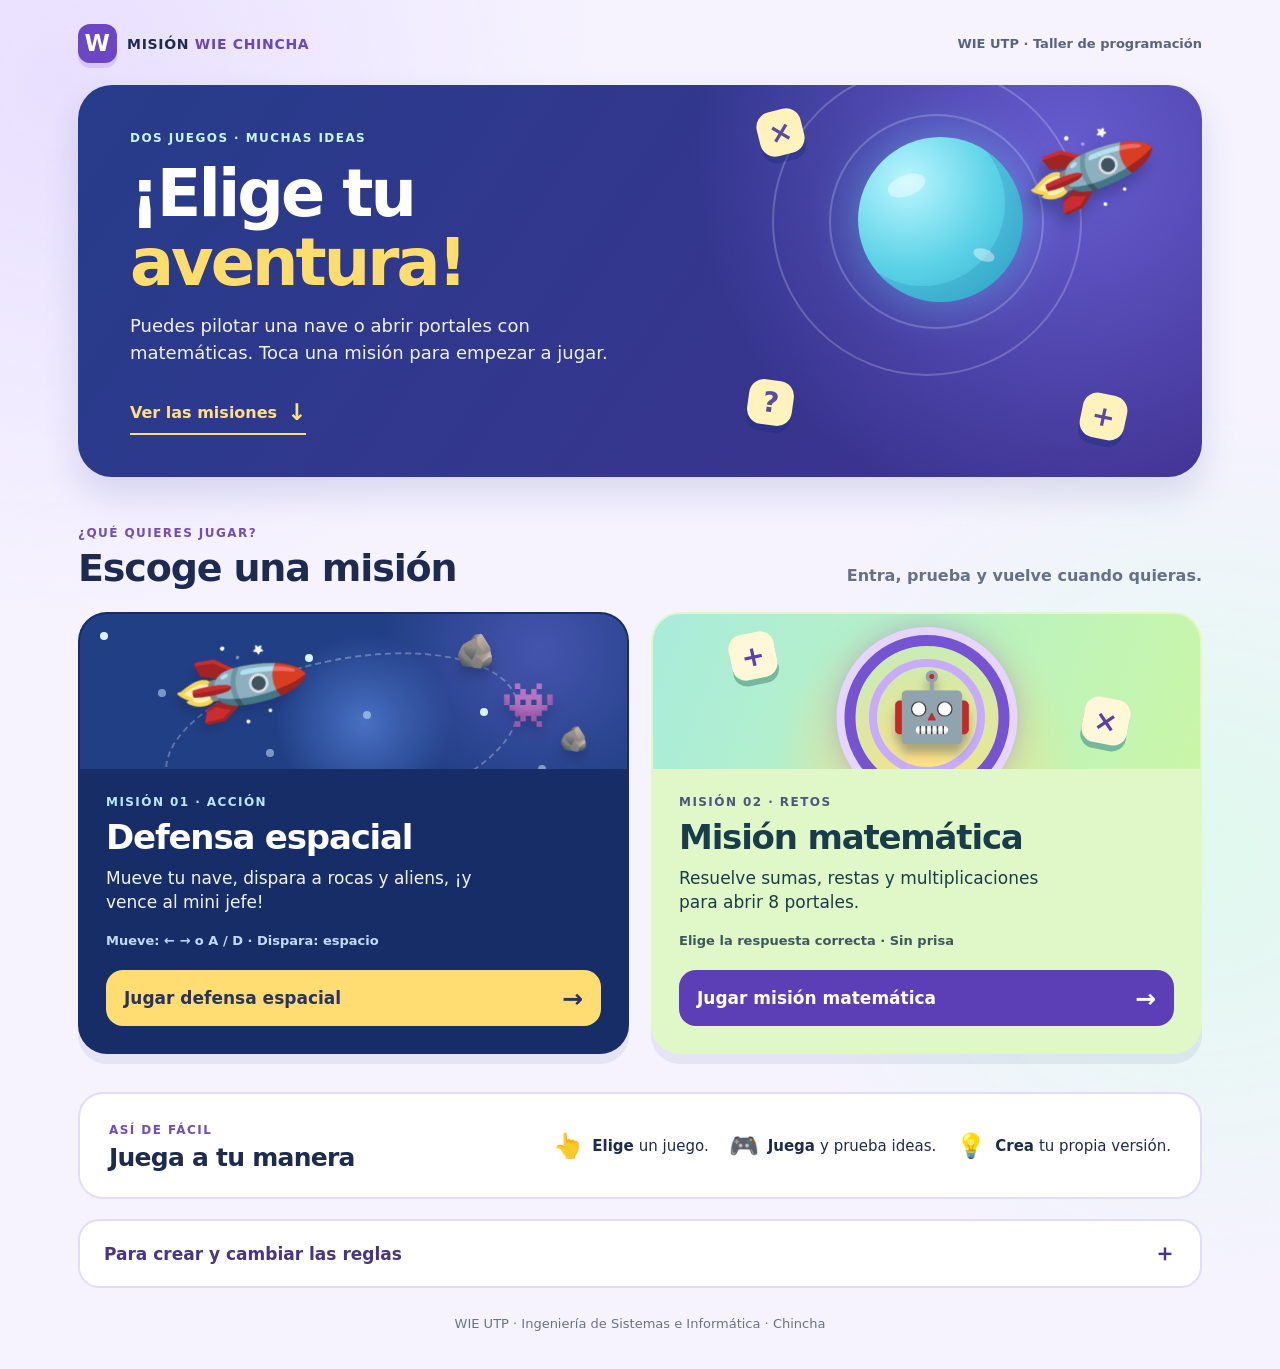
<file: index.html>
<!doctype html>
<html lang="es">
  <head>
    <meta charset="utf-8" />
    <meta name="viewport" content="width=device-width, initial-scale=1" />
    <meta name="theme-color" content="#273d89" />
    <meta
      name="description"
      content="Elige una aventura: pilota una nave espacial o resuelve retos matemáticos. Juegos del taller Misión WIE Chincha."
    />
    <title>Elige tu aventura · Misión WIE Chincha</title>
    <link rel="stylesheet" href="estilos.css" />
  </head>
  <body>
    <div class="page-shell">
      <header class="site-header">
        <a
          class="brand"
          href="index.html"
          aria-label="Misión WIE Chincha, inicio"
        >
          <span class="brand-mark" aria-hidden="true">W</span>
          <span>MISIÓN <strong>WIE CHINCHA</strong></span>
        </a>
        <span class="header-label">WIE UTP · Taller de programación</span>
      </header>

      <main>
        <section class="hero" aria-labelledby="hero-title">
          <div class="hero-copy">
            <span class="eyebrow">DOS JUEGOS · MUCHAS IDEAS</span>
            <h1 id="hero-title">¡Elige tu <span>aventura!</span></h1>
            <p>
              Puedes pilotar una nave o abrir portales con matemáticas. Toca una
              misión para empezar a jugar.
            </p>
            <a class="hero-link" href="#misiones"
              >Ver las misiones <span aria-hidden="true">↓</span></a
            >
          </div>
          <div class="hero-art" aria-hidden="true">
            <div class="hero-orbit orbit-one"></div>
            <div class="hero-orbit orbit-two"></div>
            <div class="hero-planet"></div>
            <span class="hero-rocket">🚀</span>
            <span class="hero-spark spark-one">+</span>
            <span class="hero-spark spark-two">×</span>
            <span class="hero-spark spark-three">?</span>
          </div>
        </section>

        <section
          id="misiones"
          class="missions"
          aria-labelledby="missions-title"
        >
          <div class="section-heading">
            <div>
              <span class="section-kicker">¿QUÉ QUIERES JUGAR?</span>
              <h2 id="missions-title">Escoge una misión</h2>
            </div>
            <p>Entra, prueba y vuelve cuando quieras.</p>
          </div>

          <div class="mission-grid">
            <a
              class="mission-card space-card"
              href="01_Defensa_Espacial/index.html"
            >
              <div class="card-art space-art" aria-hidden="true">
                <span class="art-orbit"></span
                ><span class="space-ship">🚀</span>
                <span class="space-rock rock-one">🪨</span
                ><span class="space-rock rock-two">🪨</span>
                <span class="space-alien">👾</span>
              </div>
              <div class="card-body">
                <span class="mission-number">MISIÓN 01 · ACCIÓN</span>
                <h3>Defensa espacial</h3>
                <p>
                  Mueve tu nave, dispara a rocas y aliens, ¡y vence al mini
                  jefe!
                </p>
                <span class="card-hint"
                  >Mueve: ← → o A / D · Dispara: espacio</span
                >
                <span class="play-button"
                  >Jugar defensa espacial
                  <span aria-hidden="true">→</span></span
                >
              </div>
            </a>

            <a
              class="mission-card math-card"
              href="02_Mision_Matematica/index.html"
            >
              <div class="card-art math-art" aria-hidden="true">
                <span class="math-ring ring-outer"></span
                ><span class="math-ring ring-inner"></span>
                <span class="math-symbol symbol-plus">+</span
                ><span class="math-symbol symbol-times">×</span>
                <span class="math-robot">🤖</span>
              </div>
              <div class="card-body">
                <span class="mission-number">MISIÓN 02 · RETOS</span>
                <h3>Misión matemática</h3>
                <p>
                  Resuelve sumas, restas y multiplicaciones para abrir 8
                  portales.
                </p>
                <span class="card-hint"
                  >Elige la respuesta correcta · Sin prisa</span
                >
                <span class="play-button"
                  >Jugar misión matemática
                  <span aria-hidden="true">→</span></span
                >
              </div>
            </a>
          </div>
        </section>

        <section class="next-steps" aria-labelledby="steps-title">
          <div>
            <span class="section-kicker">ASÍ DE FÁCIL</span>
            <h2 id="steps-title">Juega a tu manera</h2>
          </div>
          <ol>
            <li><span aria-hidden="true">👆</span><b>Elige</b> un juego.</li>
            <li>
              <span aria-hidden="true">🎮</span><b>Juega</b> y prueba ideas.
            </li>
            <li>
              <span aria-hidden="true">💡</span><b>Crea</b> tu propia versión.
            </li>
          </ol>
        </section>

        <details class="creator-details">
          <summary>
            Para crear y cambiar las reglas <span aria-hidden="true">＋</span>
          </summary>
          <div class="creator-content">
            <p>
              Con tu profe o tu equipo, abre <code>juego.js</code> en un editor.
              Busca <strong>CAMBIA AQUÍ</strong>, modifica un valor, guarda y
              vuelve a jugar. Cuenta qué cambió.
            </p>
            <p>
              También puedes probar las opciones del panel «Modo creador» dentro
              de cada juego.
            </p>
          </div>
        </details>
      </main>

      <footer>WIE UTP · Ingeniería de Sistemas e Informática · Chincha</footer>
    </div>
  </body>
</html>
</file>
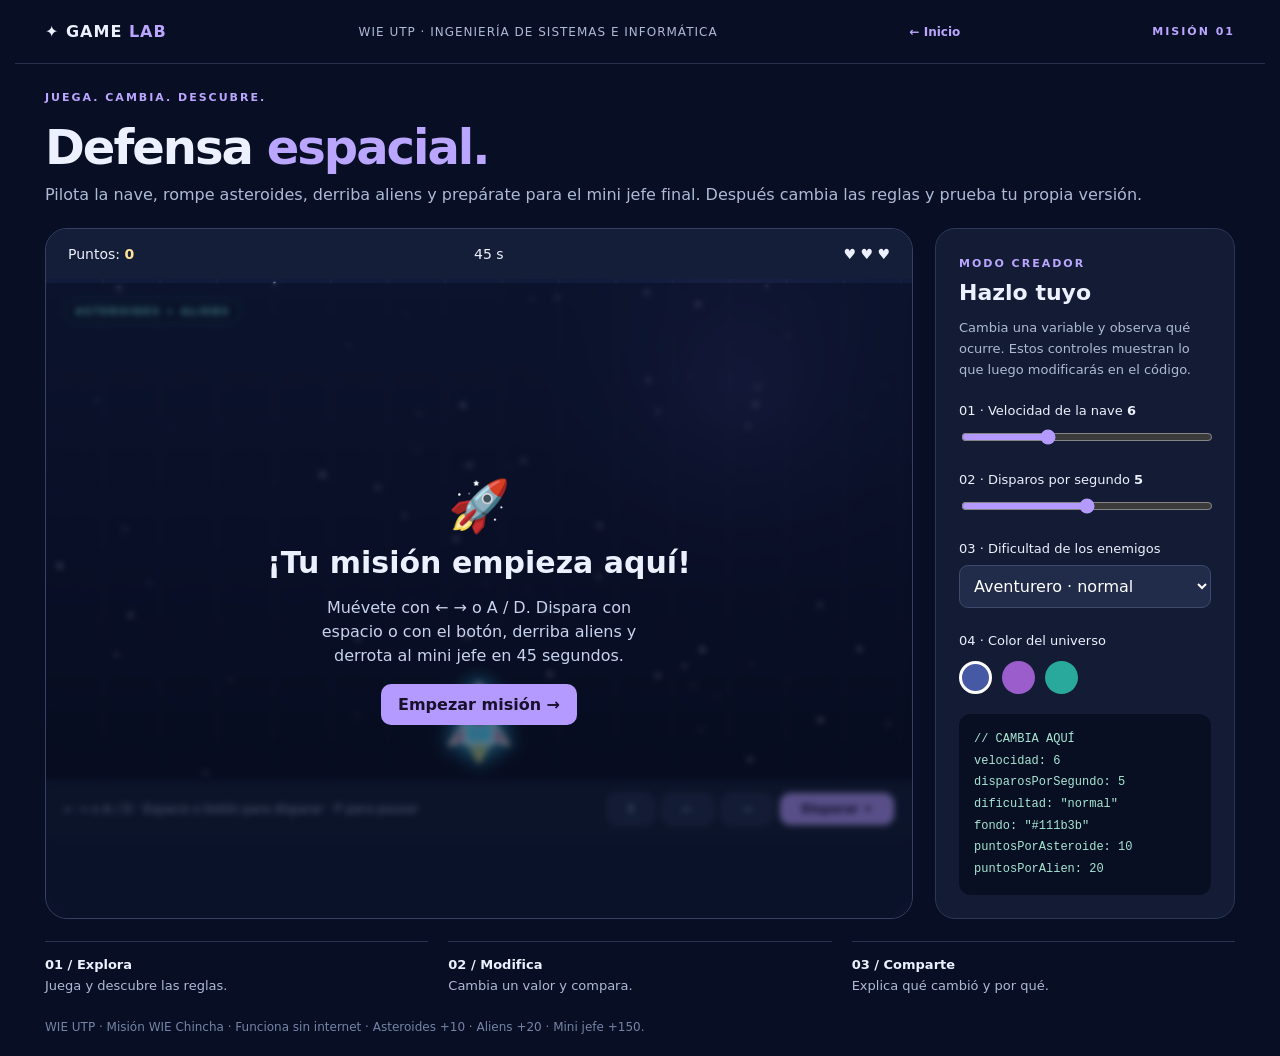
<file: 01_Defensa_Espacial/index.html>
<!doctype html>
<html lang="es">
  <head>
    <meta charset="UTF-8" />

    <meta name="viewport" content="width=device-width, initial-scale=1" />

    <title>Defensa espacial · Misión WIE Chincha</title>

    <!-- Apariencia del juego -->
    <link rel="stylesheet" href="estilos.css" />

    <!-- Lógica del juego -->
    <script src="juego.js" defer></script>
  </head>

  <body>
    <header>
      <div class="brand">✦ GAME <b>LAB</b></div>

      <div class="tag">WIE UTP · INGENIERÍA DE SISTEMAS E INFORMÁTICA</div>

      <a class="home-link" href="../index.html">← Inicio</a>

      <span class="eyebrow"> MISIÓN 01 </span>
    </header>

    <main>
      <span class="eyebrow"> JUEGA. CAMBIA. DESCUBRE. </span>

      <h1>Defensa <span>espacial.</span></h1>

      <p class="intro">
        Pilota la nave, rompe asteroides, derriba aliens y prepárate para el
        mini jefe final. Después cambia las reglas y prueba tu propia versión.
      </p>

      <div class="layout">
        <!-- Área principal del videojuego -->
        <section class="game" aria-label="Videojuego">
          <div class="hud">
            <span>Puntos: <b id="score">0</b></span>

            <span id="time"> 45 s </span>

            <span id="lives" aria-label="Vidas"> ♥ ♥ ♥ </span>
          </div>

          <!-- JavaScript dibuja la nave, los enemigos y los disparos -->
          <canvas
            id="board"
            width="760"
            height="440"
            tabindex="0"
            aria-label="Nave espacial que dispara a asteroides y aliens"
          >
            Tu navegador necesita soporte para canvas.
          </canvas>

          <div class="mission-status" id="missionStatus" role="status">
            ASTEROIDES + ALIENS
          </div>

          <div
            class="boss-hud hidden"
            id="bossHud"
            role="progressbar"
            aria-label="Vida del mini jefe"
            aria-valuemin="0"
            aria-valuemax="9"
            aria-valuenow="9"
          >
            <span>👾 MINI JEFE</span>
            <div class="boss-health-track">
              <div class="boss-health" id="bossHealth"></div>
            </div>
          </div>

          <!-- Mensaje de inicio, pausa y final -->
          <div class="overlay" id="overlay">
            <div class="overlay-content">
              <div class="symbol" id="symbol">🚀</div>

              <h2 id="message">¡Tu misión empieza aquí!</h2>

              <p id="description">
                Muévete con ← → o A / D. Dispara con espacio o el botón, derriba
                aliens y vence al mini jefe antes de que acabe el tiempo.
              </p>

              <button class="primary" id="start" type="button">
                Empezar misión →
              </button>
            </div>
          </div>

          <!-- Controles del juego -->
          <div class="help">
            <span class="help-desktop">
              ← → o A / D · Espacio o botón para disparar · P para pausar
            </span>
            <span class="help-mobile">
              Arrastra la nave o usa las flechas. Mantén pulsado Disparar.
            </span>

            <div class="arrows">
              <button id="pause" type="button" aria-label="Pausar juego">
                Ⅱ
              </button>

              <button id="left" type="button" aria-label="Mover izquierda">
                ←
              </button>

              <button id="right" type="button" aria-label="Mover derecha">
                →
              </button>

              <button
                id="fire"
                class="fire"
                type="button"
                aria-label="Disparar"
              >
                Disparar ✦
              </button>
            </div>
          </div>
        </section>

        <!-- Panel para experimentar con las variables -->
        <aside class="panel">
          <div>
            <span class="eyebrow"> MODO CREADOR </span>

            <h2>Hazlo tuyo</h2>

            <p>
              Cambia una variable y observa qué ocurre. Estos controles muestran
              lo que luego modificarás en el código.
            </p>
          </div>

          <div>
            <label for="speed">
              01 · Velocidad de la nave
              <b id="speedValue">6</b>
            </label>

            <input id="speed" type="range" min="3" max="12" value="6" />
          </div>

          <div>
            <label for="fireRate">
              02 · Disparos por segundo
              <b id="fireRateValue">5</b>
            </label>

            <input id="fireRate" type="range" min="2" max="8" value="5" />
          </div>

          <div>
            <label for="difficulty"> 03 · Dificultad de los enemigos </label>

            <select id="difficulty">
              <option value="easy">Explorador · fácil</option>

              <option value="normal" selected>Aventurero · normal</option>

              <option value="hard">Experto · difícil</option>
            </select>
          </div>

          <div>
            <p class="control-label">04 · Color del universo</p>

            <div class="swatches">
              <button
                class="swatch swatch-blue"
                type="button"
                data-color="#111b3b"
                aria-label="Universo azul"
                aria-pressed="true"
              ></button>

              <button
                class="swatch swatch-purple"
                type="button"
                data-color="#2b1643"
                aria-label="Universo violeta"
                aria-pressed="false"
              ></button>

              <button
                class="swatch swatch-green"
                type="button"
                data-color="#0c3237"
                aria-label="Universo verde"
                aria-pressed="false"
              ></button>
            </div>
          </div>

          <pre class="code" id="code"></pre>
        </aside>
      </div>

      <div class="bottom">
        <div>
          <b>01 / Explora</b>
          Juega y descubre las reglas.
        </div>

        <div>
          <b>02 / Modifica</b>
          Cambia un valor y compara.
        </div>

        <div>
          <b>03 / Comparte</b>
          Explica qué cambió y por qué.
        </div>
      </div>
    </main>

    <footer>
      WIE UTP · Misión WIE Chincha · Funciona sin internet · Asteroides +10 ·
      Aliens +20 · Mini jefe +150.
    </footer>
  </body>
</html>
</file>
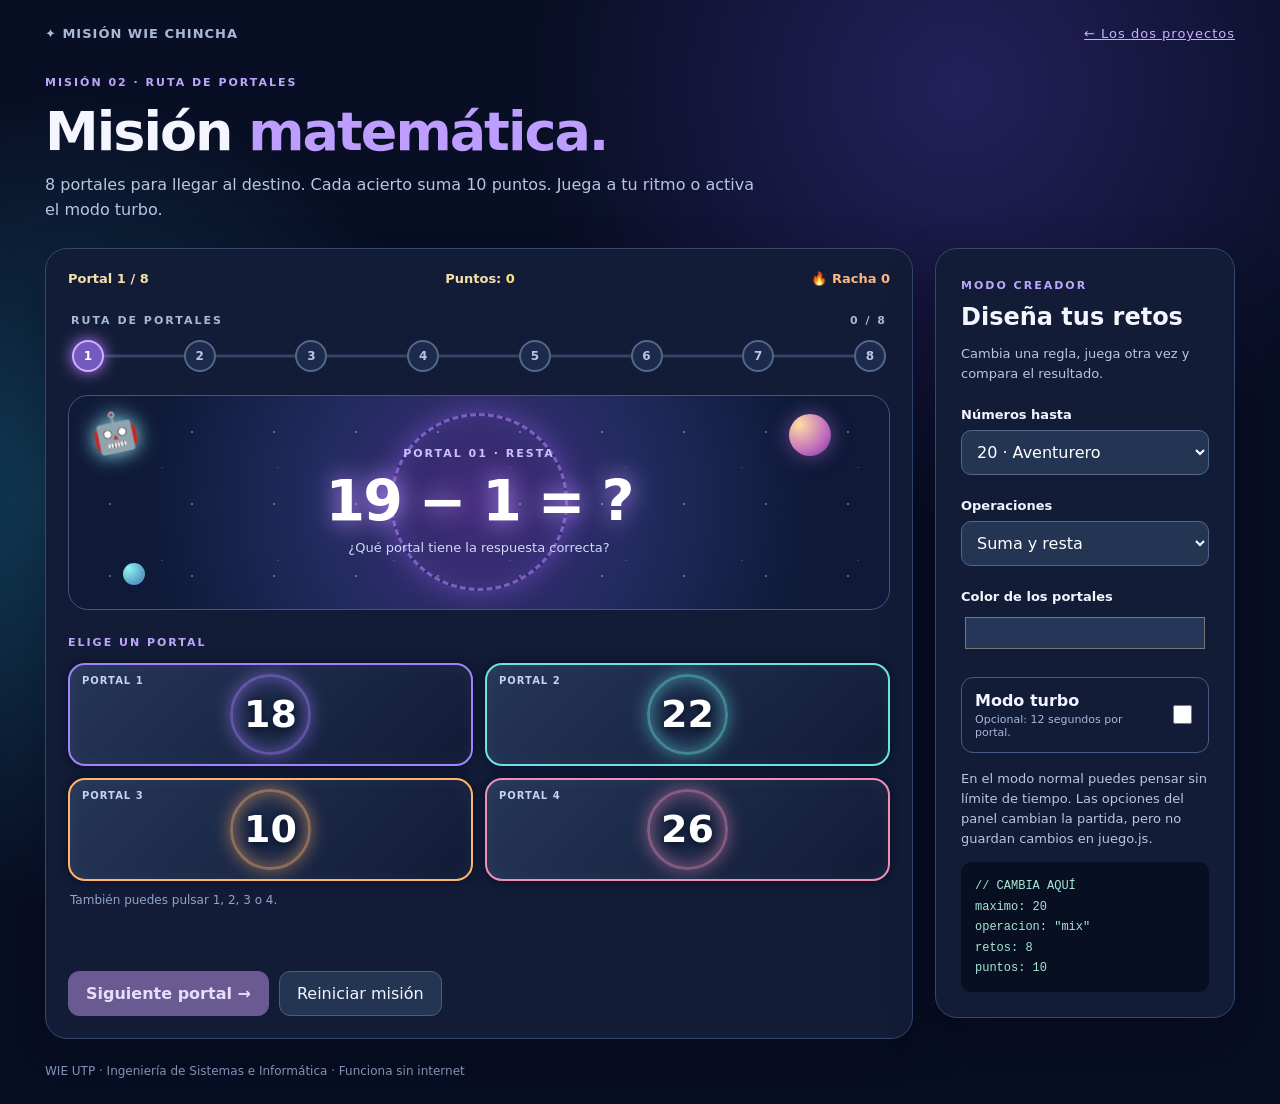
<file: 02_Mision_Matematica/index.html>
<!doctype html>
<html lang="es">
  <head>
    <meta charset="utf-8" />
    <meta name="viewport" content="width=device-width, initial-scale=1" />
    <title>Misión matemática · Misión WIE Chincha</title>
    <link rel="stylesheet" href="estilos.css" />
    <script src="juego.js" defer></script>
  </head>
  <body>
    <main>
      <header>
        <b>✦ MISIÓN WIE CHINCHA</b>
        <a href="../index.html">← Los dos proyectos</a>
      </header>

      <div class="heading">
        <span class="badge">MISIÓN 02 · RUTA DE PORTALES</span>
        <h1>Misión <span>matemática.</span></h1>
        <p>
          <span id="totalPortals">8</span> portales para llegar al destino.
          Cada acierto suma <span id="pointValue">10</span> puntos.
          Juega a tu ritmo o activa el modo turbo.
        </p>
      </div>

      <div class="layout">
        <section class="game-panel" aria-label="Juego de portales matemáticos">
          <div class="stats">
            <span id="progress">Portal 1 / 8</span>
            <span>Puntos: <b id="points">0</b></span>
            <span id="streak">🔥 Racha 0</span>
          </div>

          <div class="route-heading">
            <span>RUTA DE PORTALES</span>
            <span id="routeCount">0 / 8</span>
          </div>
          <div
            id="route"
            class="route"
            aria-label="Progreso de la misión"
          ></div>

          <div id="scene" class="scene">
            <div class="planet planet-one" aria-hidden="true"></div>
            <div class="planet planet-two" aria-hidden="true"></div>
            <div class="explorer" aria-hidden="true">🤖</div>
            <div class="portal-ring" aria-hidden="true"></div>
            <span id="missionLabel" class="mission-label">PORTAL 01</span>
            <h2 id="question"></h2>
            <p id="scenePrompt">¿Qué portal tiene la respuesta correcta?</p>
            <div id="burst" class="burst" aria-hidden="true"></div>
          </div>

          <div id="timerWrap" class="timer-wrap" hidden>
            <span>TIEMPO TURBO</span>
            <div class="timer-track">
              <div id="timerBar" class="timer-bar"></div>
            </div>
            <b id="timerText">12 s</b>
          </div>

          <p id="choiceHeading" class="choice-heading">ELIGE UN PORTAL</p>
          <div
            id="choices"
            class="choices"
            role="group"
            aria-label="Portales de respuesta"
          ></div>
          <p id="shortcuts" class="shortcuts">
            También puedes pulsar 1, 2, 3 o 4.
          </p>
          <div
            id="feedback"
            class="feedback"
            role="status"
            aria-live="polite"
          ></div>

          <div class="actions">
            <button id="next" class="primary" type="button" disabled>
              Siguiente portal →
            </button>
            <button id="reset" type="button">Reiniciar misión</button>
          </div>
        </section>

        <aside class="creator-panel">
          <span class="badge">MODO CREADOR</span>
          <h2>Diseña tus retos</h2>
          <p>Cambia una regla, juega otra vez y compara el resultado.</p>

          <label for="level">Números hasta</label>
          <select id="level">
            <option value="10">10 · Explorador</option>
            <option value="20" selected>20 · Aventurero</option>
            <option value="50">50 · Experto</option>
          </select>

          <label for="operation">Operaciones</label>
          <select id="operation">
            <option value="mix">Suma y resta</option>
            <option value="add">Solo suma</option>
            <option value="sub">Solo resta</option>
            <option value="mul">Multiplicación · tablas del 1 al 10</option>
          </select>

          <label for="accent">Color de los portales</label>
          <input id="accent" type="color" value="#263658" />

          <label class="turbo-toggle" for="turbo">
            <span>
              <b>Modo turbo</b>
              <small>Opcional: 12 segundos por portal.</small>
            </span>
            <input id="turbo" type="checkbox" />
          </label>

          <p class="creator-note">
            En el modo normal puedes pensar sin límite de tiempo. Las opciones
            del panel cambian la partida, pero no guardan cambios en juego.js.
          </p>
          <code id="code"></code>
        </aside>
      </div>

      <footer>
        WIE UTP · Ingeniería de Sistemas e Informática · Funciona sin internet
      </footer>
    </main>
  </body>
</html>
</file>
<file: estilos.css>
:root {
  color-scheme: light;
  font-family: "Trebuchet MS", "Segoe UI", system-ui, sans-serif;
  color: #1d2b51;
  background: #f6f3ff;
  scroll-behavior: smooth;
}

* {
  box-sizing: border-box;
}
body {
  margin: 0;
  min-width: 320px;
  background:
    radial-gradient(circle at 5% 6%, #e8dfff 0, transparent 30%),
    radial-gradient(circle at 94% 62%, #dff9ed 0, transparent 30%), #f6f3ff;
}
a {
  color: inherit;
}
a:focus-visible,
summary:focus-visible {
  outline: 4px solid #ffb836;
  outline-offset: 5px;
}
.page-shell {
  width: min(1180px, 100%);
  margin: auto;
  padding: 24px 28px 32px;
}
.site-header {
  display: flex;
  align-items: center;
  justify-content: space-between;
  gap: 24px;
  margin-bottom: 22px;
}
.brand {
  display: inline-flex;
  align-items: center;
  gap: 10px;
  font-size: 14px;
  font-weight: 800;
  letter-spacing: 0.05em;
  text-decoration: none;
}
.brand strong {
  color: #6946b9;
}
.brand-mark {
  display: grid;
  width: 39px;
  height: 39px;
  place-items: center;
  border-radius: 12px;
  background: #6b47c6;
  box-shadow: 0 5px 0 #d6c7fb;
  color: white;
  font-size: 23px;
  line-height: 1;
}
.header-label {
  color: #576381;
  font-size: 13px;
  font-weight: 700;
}

.hero {
  display: grid;
  grid-template-columns: 1.15fr 0.85fr;
  align-items: center;
  min-height: 315px;
  overflow: hidden;
  border-radius: 34px;
  background:
    radial-gradient(circle at 88% 18%, #685cd0 0, transparent 36%),
    linear-gradient(125deg, #263c8a, #403191);
  box-shadow: 0 18px 35px #273c8824;
  color: white;
}
.hero-copy {
  position: relative;
  z-index: 1;
  padding: 42px 0 42px 52px;
}
.eyebrow,
.section-kicker,
.mission-number {
  font-size: 12px;
  font-weight: 900;
  letter-spacing: 0.12em;
}
.eyebrow {
  color: #c6f5fd;
}
h1,
h2,
h3,
p {
  margin-top: 0;
}
h1 {
  max-width: 610px;
  margin: 13px 0 15px;
  font-size: clamp(38px, 5.1vw, 66px);
  line-height: 1.06;
  letter-spacing: -0.045em;
}
h1 span {
  color: #ffdd6c;
}
.hero p {
  max-width: 510px;
  margin-bottom: 25px;
  color: #f0f1ff;
  font-size: 18px;
  line-height: 1.5;
}
.hero-link {
  display: inline-flex;
  align-items: center;
  gap: 10px;
  min-height: 44px;
  border-bottom: 2px solid #ffdb77;
  color: #ffdf86;
  font-weight: 800;
  text-decoration: none;
}
.hero-link span {
  font-size: 23px;
}
.hero-art {
  position: relative;
  height: 100%;
  min-height: 315px;
}
.hero-orbit,
.hero-planet {
  position: absolute;
  border-radius: 50%;
}
.hero-orbit {
  border: 2px solid #ffffff35;
}
.orbit-one {
  width: 310px;
  height: 310px;
  top: -19px;
  left: 10%;
}
.orbit-two {
  width: 215px;
  height: 215px;
  top: 29px;
  left: 22%;
}
.hero-planet {
  width: 165px;
  height: 165px;
  top: 52px;
  left: 28%;
  background: radial-gradient(circle at 30% 27%, #baf6ff, #5bd2e6 52%, #2ca8c9);
  box-shadow:
    inset -18px -16px 0 #227cb03d,
    0 0 50px #72ebff65;
}
.hero-planet::before,
.hero-planet::after {
  position: absolute;
  content: "";
  border-radius: 50%;
  background: #ffffff6b;
}
.hero-planet::before {
  width: 39px;
  height: 21px;
  top: 38px;
  left: 29px;
  transform: rotate(-20deg);
}
.hero-planet::after {
  width: 22px;
  height: 12px;
  right: 28px;
  bottom: 41px;
  transform: rotate(20deg);
}
.hero-rocket {
  position: absolute;
  top: 34px;
  right: 12%;
  font-size: 88px;
  transform: rotate(24deg);
  filter: drop-shadow(0 11px 8px #15225766);
}
.hero-spark {
  position: absolute;
  display: grid;
  width: 45px;
  height: 45px;
  place-items: center;
  border-radius: 15px;
  background: #fff2bb;
  color: #5a4b9e;
  font-size: 28px;
  font-weight: 900;
  box-shadow: 0 7px 0 #1d2f7966;
}
.spark-one {
  bottom: 38px;
  right: 16%;
  transform: rotate(12deg);
}
.spark-two {
  top: 25px;
  left: 7%;
  transform: rotate(-14deg);
}
.spark-three {
  bottom: 52px;
  left: 5%;
  transform: rotate(8deg);
}

.missions {
  padding-top: 45px;
  scroll-margin-top: 18px;
}
.section-heading {
  display: flex;
  justify-content: space-between;
  align-items: end;
  gap: 20px;
  margin-bottom: 22px;
}
.section-kicker {
  color: #704cc0;
}
h2 {
  margin: 5px 0 0;
  font-size: clamp(27px, 3vw, 38px);
  letter-spacing: -0.03em;
}
.section-heading p {
  margin: 0 0 5px;
  color: #65708a;
  font-weight: 700;
}
.mission-grid {
  display: grid;
  grid-template-columns: repeat(2, minmax(0, 1fr));
  gap: 22px;
}
.mission-card {
  display: flex;
  flex-direction: column;
  overflow: hidden;
  border: 2px solid transparent;
  border-radius: 29px;
  box-shadow: 0 10px 0 #23387014;
  text-decoration: none;
  transition:
    transform 180ms ease,
    box-shadow 180ms ease;
}
.mission-card:hover {
  transform: translateY(-5px);
  box-shadow: 0 15px 0 #23387014;
}
.space-card {
  background: #172d68;
  color: white;
}
.math-card {
  background: #e0f8c7;
  color: #193c4a;
}
.card-art {
  position: relative;
  height: 155px;
  overflow: hidden;
}
.space-art {
  background:
    radial-gradient(circle at 52% 70%, #4970c3 0, transparent 29%),
    radial-gradient(circle at 84% 24%, #4454ad 0, transparent 34%), #213f85;
}
.space-art::before,
.space-art::after {
  position: absolute;
  width: 8px;
  height: 8px;
  border-radius: 50%;
  background: #d5f4ff;
  content: "";
  box-shadow:
    108px 60px #d5f4ff,
    205px 22px #d5f4ff,
    380px 76px #d5f4ff;
}
.space-art::before {
  top: 18px;
  left: 20px;
}
.space-art::after {
  top: 75px;
  left: 78px;
  opacity: 0.5;
}
.art-orbit {
  position: absolute;
  width: 360px;
  height: 160px;
  top: 45px;
  left: 15%;
  border: 2px dashed #ffffff47;
  border-radius: 50%;
  transform: rotate(-12deg);
}
.space-ship,
.space-rock,
.space-alien,
.math-robot {
  position: absolute;
  filter: drop-shadow(0 9px 5px #18295955);
}
.space-ship {
  top: 19px;
  left: 19%;
  font-size: 89px;
  transform: rotate(35deg);
}
.space-rock {
  font-size: 33px;
}
.rock-one {
  top: 17px;
  right: 24%;
}
.rock-two {
  bottom: 16px;
  right: 7%;
  font-size: 24px;
}
.space-alien {
  right: 13%;
  bottom: 38px;
  font-size: 44px;
}
.math-art {
  background:
    radial-gradient(circle at 50% 95%, #ffdf82 0, transparent 48%),
    linear-gradient(110deg, #a9ecdc, #c9f6a8);
}
.math-ring {
  position: absolute;
  left: 50%;
  border: 11px solid #7653d0;
  border-radius: 50%;
  transform: translateX(-50%);
}
.ring-outer {
  width: 165px;
  height: 165px;
  top: 21px;
  box-shadow:
    0 0 0 8px #e8d5ff,
    0 0 35px #654acf8c;
}
.ring-inner {
  width: 116px;
  height: 116px;
  top: 45px;
  border-color: #c7abff;
  border-width: 8px;
}
.math-symbol {
  position: absolute;
  display: grid;
  width: 46px;
  height: 46px;
  place-items: center;
  border-radius: 14px;
  background: #fff8d8;
  color: #5c40a9;
  font-size: 28px;
  font-weight: 900;
  box-shadow: 0 6px 0 #74b89d;
}
.symbol-plus {
  top: 19px;
  left: 14%;
  transform: rotate(-12deg);
}
.symbol-times {
  right: 13%;
  bottom: 25px;
  transform: rotate(11deg);
}
.math-robot {
  top: 54px;
  left: calc(50% - 37px);
  font-size: 67px;
}
.card-body {
  display: flex;
  flex: 1;
  flex-direction: column;
  align-items: flex-start;
  padding: 26px;
}
.space-card .mission-number {
  color: #b9e8ff;
}
.math-card .mission-number {
  color: #4b587b;
}
h3 {
  margin: 10px 0 9px;
  font-size: clamp(26px, 3vw, 34px);
  line-height: 1.1;
  letter-spacing: -0.035em;
}
.card-body p {
  max-width: 400px;
  margin-bottom: 17px;
  font-size: 17px;
  line-height: 1.45;
}
.space-card .card-body p {
  color: #f0f4ff;
}
.card-hint {
  display: block;
  margin: auto 0 20px;
  font-size: 13px;
  font-weight: 700;
  line-height: 1.4;
}
.space-card .card-hint {
  color: #c4d9ff;
}
.math-card .card-hint {
  color: #3c5a5e;
}
.play-button {
  display: flex;
  width: 100%;
  min-height: 56px;
  align-items: center;
  justify-content: space-between;
  gap: 10px;
  padding: 13px 18px;
  border-radius: 17px;
  font-size: 17px;
  font-weight: 900;
  line-height: 1.25;
}
.space-card .play-button {
  background: #ffdd72;
  color: #263364;
}
.math-card .play-button {
  background: #5c3fb6;
  color: white;
}
.play-button span {
  flex: none;
  font-size: 25px;
  line-height: 1;
}

.next-steps {
  display: flex;
  align-items: center;
  justify-content: space-between;
  gap: 30px;
  margin: 38px 0 20px;
  padding: 25px 29px;
  border: 2px solid #e2dcfa;
  border-radius: 25px;
  background: white;
}
.next-steps h2 {
  font-size: 25px;
}
.next-steps ol {
  display: flex;
  flex-wrap: wrap;
  gap: 20px;
  margin: 0;
  padding: 0;
  list-style: none;
}
.next-steps li {
  display: flex;
  align-items: center;
  gap: 5px;
  font-size: 15px;
}
.next-steps li span {
  margin-right: 4px;
  font-size: 24px;
}
.creator-details {
  border: 2px solid #e2dcfa;
  border-radius: 21px;
  background: #fff;
}
.creator-details summary {
  display: flex;
  min-height: 64px;
  align-items: center;
  justify-content: space-between;
  gap: 12px;
  padding: 17px 24px;
  color: #493485;
  cursor: pointer;
  font-size: 17px;
  font-weight: 900;
  list-style: none;
}
.creator-details summary::-webkit-details-marker {
  display: none;
}
.creator-details summary span {
  font-size: 23px;
}
.creator-details[open] summary span {
  transform: rotate(45deg);
}
.creator-content {
  padding: 0 24px 21px;
  color: #424d67;
  line-height: 1.55;
}
.creator-content p {
  max-width: 800px;
  margin: 0 0 9px;
}
.creator-content code {
  padding: 2px 5px;
  border-radius: 5px;
  background: #f0ebff;
  color: #493485;
}
footer {
  padding: 28px 0 6px;
  color: #67738d;
  font-size: 13px;
  text-align: center;
}

@media (max-width: 820px) {
  .hero {
    grid-template-columns: 1fr 0.62fr;
  }
  .hero-copy {
    padding-left: 32px;
  }
  .hero-planet {
    left: 14%;
  }
  .hero-rocket {
    right: 0;
  }
  .next-steps {
    align-items: flex-start;
    flex-direction: column;
    gap: 17px;
  }
}

@media (max-width: 680px) {
  .page-shell {
    padding: 16px 16px 26px;
  }
  .site-header {
    align-items: flex-start;
    flex-direction: column;
    gap: 8px;
    margin-bottom: 17px;
  }
  .header-label {
    padding-left: 49px;
    font-size: 11px;
  }
  .hero {
    display: block;
    min-height: 0;
    border-radius: 26px;
  }
  .hero-copy {
    padding: 31px 26px 0;
  }
  .hero p {
    font-size: 16px;
  }
  .hero-art {
    height: 155px;
    min-height: 155px;
  }
  .hero-planet {
    width: 112px;
    height: 112px;
    top: 11px;
    left: calc(50% - 58px);
  }
  .hero-rocket {
    top: -12px;
    right: 16%;
    font-size: 66px;
  }
  .orbit-one {
    width: 240px;
    height: 240px;
    top: -55px;
    left: calc(50% - 120px);
  }
  .orbit-two {
    width: 160px;
    height: 160px;
    top: -14px;
    left: calc(50% - 80px);
  }
  .spark-one {
    right: 12%;
    bottom: 19px;
  }
  .spark-two {
    left: 9%;
    top: 10px;
  }
  .spark-three {
    left: 15%;
    bottom: 12px;
  }
  .missions {
    padding-top: 34px;
  }
  .section-heading {
    align-items: flex-start;
    flex-direction: column;
    gap: 5px;
  }
  .mission-grid {
    grid-template-columns: 1fr;
    gap: 17px;
  }
  .card-art {
    height: 145px;
  }
  .next-steps {
    margin-top: 30px;
    padding: 23px;
  }
  .next-steps ol {
    gap: 12px 22px;
  }
}

@media (prefers-reduced-motion: reduce) {
  :root {
    scroll-behavior: auto;
  }
  .mission-card {
    transition: none;
  }
}
</file>
<file: 01_Defensa_Espacial/estilos.css>
/* ==========================================================
   ESTILOS GENERALES
   ========================================================== */

* {
  box-sizing: border-box;
}

body {
  margin: 0;
  background: #080e23;
  color: #edf1ff;
  font-family: system-ui, sans-serif;
}

header,
main,
footer {
  max-width: 1250px;
  margin: auto;
  padding: 22px 30px;
}

/* ==========================================================
   ENCABEZADO
   ========================================================== */

header {
  display: flex;
  justify-content: space-between;
  align-items: center;
  gap: 16px;
  border-bottom: 1px solid #26304a;
}

.brand {
  font-weight: 800;
  letter-spacing: 1px;
}

.brand b {
  color: #bba6ff;
}

.tag {
  font-size: 12px;
  letter-spacing: 1px;
  color: #aebad5;
}

.home-link {
  color: #bba6ff;
  font-size: 12px;
  font-weight: 700;
  text-decoration: none;
}

.home-link:hover {
  text-decoration: underline;
}

.eyebrow {
  font-size: 11px;
  letter-spacing: 2px;
  color: #bba6ff;
  font-weight: 800;
}

h1 {
  font-size: clamp(30px, 4vw, 48px);
  margin: 14px 0 10px;
  letter-spacing: -2px;
}

h1 span {
  color: #bba6ff;
}

.intro {
  color: #aebad5;
  margin: 0 0 24px;
}

/* ==========================================================
   DISTRIBUCIÓN DEL JUEGO Y DEL PANEL
   ========================================================== */

.layout {
  display: grid;
  grid-template-columns: minmax(0, 1fr) 300px;
  gap: 22px;
}

.game {
  position: relative;
  overflow: hidden;
  background: #0e1833;
  border: 1px solid #354162;
  border-radius: 22px;
}

.game.boss-phase {
  border-color: #f18acb;
  box-shadow: 0 0 30px #d25d9b33;
}

/* ==========================================================
   MARCADORES Y LIENZO
   ========================================================== */

.hud {
  display: flex;
  justify-content: space-between;
  gap: 12px;
  padding: 17px 22px;
  background: #151e38;
  font-size: 14px;
}

.hud b {
  color: #ffe198;
}

canvas {
  display: block;
  width: 100%;
  aspect-ratio: 760 / 440;
  touch-action: none;
}

.mission-status,
.boss-hud {
  position: absolute;
  z-index: 2;
  top: 70px;
  pointer-events: none;
}

.mission-status {
  left: 18px;
  padding: 6px 10px;
  border: 1px solid #65e4eb66;
  border-radius: 999px;
  background: #08152ac9;
  color: #85f4f2;
  font-size: 10px;
  font-weight: 800;
  letter-spacing: 1.5px;
}

.boss-phase .mission-status {
  border-color: #ff91c7;
  color: #ffc3e2;
}

.boss-hud {
  right: 18px;
  width: 200px;
  padding: 7px 10px 9px;
  border: 1px solid #ff8ac8;
  border-radius: 10px;
  background: #28102ee8;
  box-shadow: 0 0 18px #e85bab55;
  color: #ffd5ed;
  font-size: 10px;
  font-weight: 800;
  letter-spacing: 1.3px;
}

.boss-health-track {
  height: 8px;
  margin-top: 6px;
  overflow: hidden;
  border-radius: 999px;
  background: #4b284b;
}

.boss-health {
  width: 100%;
  height: 100%;
  border-radius: inherit;
  background: linear-gradient(90deg, #ff8bba, #ffd067);
  transition: width 0.16s ease;
}

/* ==========================================================
   MENSAJES DE INICIO, PAUSA Y FINAL
   ========================================================== */

.overlay {
  position: absolute;
  inset: 54px 0 0;
  z-index: 4;
  display: flex;
  align-items: center;
  justify-content: center;
  text-align: center;
  background: #080e2388;
  backdrop-filter: blur(3px);
}

.overlay-content {
  padding: 22px;
}

.symbol {
  font-size: 50px;
}

.overlay h2 {
  font-size: 30px;
  margin: 10px;
}

.overlay p {
  max-width: 320px;
  margin: 16px auto;
  color: #c8d3ed;
  line-height: 1.5;
}

.hidden {
  display: none !important;
}

/* ==========================================================
   BOTONES Y CONTROLES
   ========================================================== */

button {
  cursor: pointer;
  font: inherit;
  color: inherit;
  border: 1px solid #3c496a;
  background: #202d4a;
  border-radius: 10px;
  padding: 11px 17px;
}

button:hover {
  filter: brightness(1.18);
}

button:focus-visible,
input:focus-visible,
select:focus-visible,
canvas:focus-visible,
a:focus-visible {
  outline: 3px solid #ffe198;
  outline-offset: 3px;
}

.primary {
  background: #b49aff;
  color: #17112c;
  border: 0;
  font-weight: 800;
}

.help {
  display: flex;
  justify-content: space-between;
  align-items: center;
  gap: 8px;
  padding: 13px 18px;
  background: #121c34;
  color: #aebad5;
  font-size: 12px;
}

.arrows {
  display: flex;
  gap: 7px;
}

.arrows button {
  padding: 8px 20px;
  touch-action: none;
}

.arrows .fire {
  background: #b49aff;
  border-color: #d8caff;
  color: #17112c;
  font-weight: 800;
}

.help-mobile {
  display: none;
}

/* ==========================================================
   PANEL DEL MODO CREADOR
   ========================================================== */

.panel {
  background: #131c34;
  border: 1px solid #2b3756;
  border-radius: 20px;
  padding: 23px;
}

.panel h2 {
  font-size: 22px;
  margin: 9px 0;
}

.panel p {
  color: #aebad5;
  font-size: 13px;
  line-height: 1.6;
}

label,
.panel .control-label {
  display: block;
  color: #edf1ff;
  font-size: 13px;
  margin-top: 23px;
  margin-bottom: 9px;
}

select {
  width: 100%;
  background: #202c49;
  color: white;
  border: 1px solid #3c496a;
  border-radius: 9px;
  padding: 10px;
  font: inherit;
}

input[type="range"] {
  width: 100%;
  accent-color: #b49aff;
}

.swatches {
  display: flex;
  gap: 10px;
}

.swatch {
  width: 33px;
  height: 33px;
  border-radius: 50%;
  padding: 0;
  border: 3px solid transparent;
}

.swatch-blue {
  background: #4559a5;
}

.swatch-purple {
  background: #9b5dcc;
}

.swatch-green {
  background: #28a99b;
}

.swatch[aria-pressed="true"] {
  border-color: white;
}

.code {
  background: #080f23;
  padding: 15px;
  border-radius: 12px;
  font: 12px / 1.8 monospace;
  margin-top: 20px;
  margin-bottom: 0;
  color: #a8e7d3;
  white-space: pre-wrap;
  overflow-wrap: anywhere;
}

/* ==========================================================
   INSTRUCCIONES INFERIORES
   ========================================================== */

.bottom {
  display: flex;
  gap: 20px;
  margin-top: 22px;
}

.bottom div {
  flex: 1;
  border-top: 1px solid #293450;
  padding-top: 15px;
  color: #aebad5;
  font-size: 13px;
}

.bottom b {
  display: block;
  color: #edf1ff;
  margin-bottom: 6px;
}

footer {
  font-size: 12px;
  color: #7584a5;
  padding-top: 5px;
}

/* ==========================================================
   ADAPTACIÓN A TABLETAS Y CELULARES
   ========================================================== */

@media (max-width: 850px) {
  .layout {
    grid-template-columns: 1fr;
  }

  .panel {
    display: grid;
    grid-template-columns: 1fr 1fr;
    gap: 0 20px;
  }

  .code {
    grid-column: 1 / -1;
  }

  main,
  header,
  footer {
    padding: 18px;
  }

  .tag {
    display: none;
  }

  .bottom {
    gap: 10px;
  }

  .overlay h2 {
    font-size: 24px;
  }

  .overlay p {
    font-size: 13px;
  }
}

@media (max-width: 540px) {
  .mission-status {
    top: 66px;
    left: 9px;
    padding: 5px 7px;
    font-size: 8px;
    letter-spacing: 0.8px;
  }

  .boss-hud {
    top: 66px;
    right: 9px;
    width: 138px;
    padding: 5px 7px;
    font-size: 8px;
  }

  .panel {
    grid-template-columns: 1fr;
  }

  .help {
    flex-wrap: wrap;
  }

  .help-desktop {
    display: none;
  }

  .help-mobile {
    display: inline;
  }

  .arrows {
    width: 100%;
  }

  .arrows button {
    flex: 1;
    padding: 12px 8px;
  }

  .bottom {
    flex-direction: column;
  }
}

@media (prefers-reduced-motion: reduce) {
  * {
    scroll-behavior: auto;
  }

  .boss-health {
    transition: none;
  }
}
</file>
<file: 02_Mision_Matematica/estilos.css>
:root {
  --portal-base: #263658;
}

* {
  box-sizing: border-box;
}

body {
  margin: 0;
  background:
    radial-gradient(circle at 75% 8%, #24205b 0, transparent 31%),
    radial-gradient(circle at 5% 45%, #123b55 0, transparent 30%), #080e23;
  color: #f4f5ff;
  font:
    16px system-ui,
    sans-serif;
}

main {
  max-width: 1250px;
  margin: auto;
  padding: 26px 30px;
}

header {
  display: flex;
  justify-content: space-between;
  gap: 18px;
  color: #aab8d8;
  font-size: 13px;
  letter-spacing: 1px;
}

a {
  color: #c9afff;
}

.heading {
  margin: 30px 0 25px;
}

.badge,
.route-heading,
.choice-heading,
.mission-label,
.timer-wrap > span {
  color: #bda6ff;
  font-size: 11px;
  font-weight: 800;
  letter-spacing: 2px;
}

h1 {
  margin: 10px 0;
  font-size: clamp(34px, 5vw, 54px);
  letter-spacing: -2px;
}

h1 span {
  color: #bd9eff;
}

p {
  color: #b8c6e2;
  line-height: 1.55;
}

.heading p {
  max-width: 720px;
  margin: 0;
}

.layout {
  display: grid;
  grid-template-columns: minmax(0, 1fr) 300px;
  gap: 22px;
  align-items: start;
}

.game-panel,
.creator-panel {
  border: 1px solid #34476d;
  border-radius: 22px;
  background: #121c37;
  box-shadow: 0 20px 50px #02071455;
}

.game-panel {
  overflow: hidden;
  padding: 22px;
}

.creator-panel {
  padding: 25px;
}

.stats {
  display: flex;
  justify-content: space-between;
  gap: 10px;
  color: #f4e1aa;
  font-size: 13px;
  font-weight: 700;
}

.stats b {
  color: #ffe17a;
}

#streak {
  color: #ffb582;
}

.route-heading {
  display: flex;
  justify-content: space-between;
  margin: 28px 3px 13px;
  color: #a8b8d8;
}

.route {
  position: relative;
  display: flex;
  justify-content: space-between;
  gap: 5px;
  margin: 0 4px 23px;
}

.route::before {
  position: absolute;
  z-index: 0;
  top: 50%;
  right: 5px;
  left: 5px;
  height: 3px;
  background: #344368;
  content: "";
  transform: translateY(-50%);
}

.route-node {
  position: relative;
  z-index: 1;
  display: grid;
  width: 32px;
  height: 32px;
  place-items: center;
  border: 2px solid #53678c;
  border-radius: 50%;
  background: #1c2b4b;
  color: #b6c6e2;
  font-size: 12px;
  font-weight: 800;
}

.route-node.current {
  border-color: #d4adff;
  background: #7459bf;
  box-shadow: 0 0 16px #b77dff;
  color: white;
}

.route-node.success {
  border-color: #89f2c4;
  background: #1f8067;
  color: white;
}

.route-node.missed {
  border-color: #d48a9a;
  background: #764251;
  color: white;
}

.scene {
  position: relative;
  display: flex;
  min-height: 215px;
  flex-direction: column;
  align-items: center;
  justify-content: center;
  overflow: hidden;
  border: 1px solid #475482;
  border-radius: 20px;
  background:
    radial-gradient(circle at 50% 50%, #432c7a 0, #202b5e 40%, #0e1a38 78%),
    #101a38;
  text-align: center;
}

.scene::before {
  position: absolute;
  inset: 0;
  background-image:
    radial-gradient(#ffffffcc 1px, transparent 1px),
    radial-gradient(#a9cfff88 1px, transparent 1px);
  background-position:
    0 0,
    35px 25px;
  background-size:
    82px 72px,
    116px 93px;
  content: "";
  opacity: 0.4;
}

.planet {
  position: absolute;
  border-radius: 50%;
  pointer-events: none;
}

.planet-one {
  top: 18px;
  right: 58px;
  width: 42px;
  height: 42px;
  background: radial-gradient(circle at 25% 25%, #ffdca2, #bd68be 65%, #5e3b8f);
  box-shadow: 0 0 20px #b76ddc88;
}

.planet-two {
  bottom: 24px;
  left: 54px;
  width: 22px;
  height: 22px;
  background: radial-gradient(circle at 25% 25%, #8af5f1, #4277b3);
}

.explorer {
  position: absolute;
  z-index: 1;
  top: 14px;
  left: 22px;
  font-size: 38px;
  filter: drop-shadow(0 0 10px #9bf0ff);
  transform: rotate(-12deg);
}

.portal-ring {
  position: absolute;
  width: 178px;
  height: 178px;
  border: 3px dashed #ad83ff99;
  border-radius: 50%;
  box-shadow:
    0 0 28px #9671ff66,
    inset 0 0 30px #9671ff33;
  animation: orbit 22s linear infinite;
}

.mission-label,
.scene h2,
.scene p {
  position: relative;
  z-index: 1;
}

.mission-label {
  color: #cfbdff;
}

.scene h2 {
  margin: 8px 0 4px;
  color: white;
  font-size: clamp(38px, 5vw, 57px);
  letter-spacing: -2px;
  text-shadow: 0 0 25px #bc91ff;
}

.scene p {
  margin: 0;
  color: #cfdbf5;
  font-size: 13px;
}

.scene.success {
  animation: glow 0.5s ease-out;
}

.scene.failure {
  animation: shake 0.32s ease-in-out;
}

.burst {
  position: absolute;
  z-index: 2;
  top: 50%;
  left: 50%;
  pointer-events: none;
}

.burst span {
  position: absolute;
  width: 9px;
  height: 9px;
  border-radius: 3px;
  background: #ffe181;
  box-shadow: 0 0 10px #ffe181;
  animation: burst 0.7s ease-out forwards;
}

.burst span:nth-child(even) {
  background: #8cf6e8;
  box-shadow: 0 0 10px #8cf6e8;
}

.timer-wrap {
  display: flex;
  align-items: center;
  gap: 12px;
  margin-top: 16px;
}

[hidden] {
  display: none !important;
}

.timer-track {
  height: 9px;
  flex: 1;
  overflow: hidden;
  border-radius: 20px;
  background: #263657;
}

.timer-bar {
  width: 100%;
  height: 100%;
  border-radius: inherit;
  background: linear-gradient(90deg, #80f0e6, #c299ff);
}

.timer-bar.low {
  background: linear-gradient(90deg, #ff8a9b, #ffd072);
}

#timerText {
  min-width: 36px;
  color: #ffe3a0;
  font-size: 13px;
}

.choice-heading {
  margin: 24px 0 12px;
}

.choices {
  display: grid;
  grid-template-columns: repeat(2, minmax(0, 1fr));
  gap: 12px;
}

button,
select,
input {
  font: inherit;
}

button {
  cursor: pointer;
  color: inherit;
}

.portal-choice {
  --glow: #a282ff;
  position: relative;
  display: flex;
  min-height: 103px;
  align-items: center;
  justify-content: center;
  overflow: hidden;
  border: 2px solid var(--glow);
  border-radius: 17px;
  background: linear-gradient(135deg, var(--portal-base), #101b36);
  box-shadow:
    inset 0 0 20px #ffffff0b,
    0 0 10px #080e23;
  transition:
    transform 0.16s,
    box-shadow 0.16s;
}

.portal-choice:nth-child(2) {
  --glow: #69e4e1;
}

.portal-choice:nth-child(3) {
  --glow: #ffb46e;
}

.portal-choice:nth-child(4) {
  --glow: #ee8eb9;
}

.portal-choice::before {
  position: absolute;
  width: 75px;
  height: 75px;
  border: 3px solid var(--glow);
  border-radius: 50%;
  box-shadow:
    0 0 18px var(--glow),
    inset 0 0 18px var(--glow);
  content: "";
  opacity: 0.5;
}

.portal-choice:hover:not(:disabled) {
  box-shadow:
    inset 0 0 25px #ffffff1a,
    0 0 19px var(--glow);
  transform: translateY(-3px);
}

.portal-choice:disabled {
  cursor: default;
}

.portal-choice.correct {
  --glow: #81f3b9;
  background: linear-gradient(135deg, #226f59, #103d39);
}

.portal-choice.wrong {
  --glow: #ff8d9d;
  background: linear-gradient(135deg, #813d55, #422237);
}

.portal-index {
  position: absolute;
  top: 10px;
  left: 12px;
  color: #c5d3ee;
  font-size: 10px;
  font-weight: 800;
  letter-spacing: 1px;
}

.portal-value {
  position: relative;
  z-index: 1;
  color: white;
  font-size: 38px;
  font-weight: 800;
  text-shadow: 0 2px 8px #080e23;
}

.shortcuts {
  margin: 10px 2px 0;
  color: #8fa5ca;
  font-size: 12px;
}

.feedback {
  min-height: 62px;
  padding: 17px 2px 8px;
  color: #b7f4d8;
  font-weight: 700;
  line-height: 1.4;
}

.feedback.error {
  color: #ffcf9d;
}

.actions {
  display: flex;
  flex-wrap: wrap;
  gap: 10px;
}

.actions button {
  border: 1px solid #4a5d83;
  border-radius: 11px;
  background: #243453;
  padding: 12px 17px;
}

.actions .primary {
  border-color: #c9b0ff;
  background: #b89aff;
  color: #16122d;
  font-weight: 800;
}

.actions .primary:disabled {
  border-color: #695a91;
  background: #695a91;
  color: #e7defb;
  opacity: 1;
}

.actions button:hover:not(:disabled) {
  filter: brightness(1.12);
}

button:disabled {
  opacity: 0.5;
  cursor: default;
}

button:focus-visible,
input:focus-visible,
select:focus-visible,
a:focus-visible {
  outline: 3px solid #ffde80;
  outline-offset: 3px;
}

.creator-panel h2 {
  margin: 10px 0 4px;
  font-size: 24px;
}

.creator-panel p {
  font-size: 13px;
}

.creator-panel label:not(.turbo-toggle) {
  display: block;
  margin: 23px 0 8px;
  font-size: 13px;
  font-weight: 700;
}

.creator-panel select {
  width: 100%;
  border: 1px solid #536589;
  border-radius: 10px;
  background: #243453;
  color: white;
  padding: 11px;
}

input[type="color"] {
  width: 100%;
  height: 42px;
  border: 0;
  background: transparent;
}

.turbo-toggle {
  display: flex;
  align-items: center;
  justify-content: space-between;
  gap: 10px;
  margin-top: 23px;
  padding: 13px;
  border: 1px solid #465b82;
  border-radius: 12px;
  cursor: pointer;
}

.turbo-toggle b,
.turbo-toggle small {
  display: block;
}

.turbo-toggle small {
  margin-top: 3px;
  color: #a8b8d8;
  font-size: 11px;
}

.turbo-toggle input {
  width: 19px;
  height: 19px;
  accent-color: #b89aff;
}

.creator-note {
  margin-top: 16px;
}

code {
  display: block;
  border-radius: 11px;
  background: #080f23;
  color: #a8e7d3;
  padding: 14px;
  font: 12px/1.7 monospace;
  white-space: pre-wrap;
}

footer {
  margin-top: 25px;
  color: #8292b5;
  font-size: 12px;
}

@keyframes orbit {
  to {
    transform: rotate(360deg);
  }
}

@keyframes glow {
  50% {
    box-shadow:
      inset 0 0 60px #6af0d266,
      0 0 22px #6af0d255;
  }
}

@keyframes shake {
  25% {
    transform: translateX(-5px);
  }
  75% {
    transform: translateX(5px);
  }
}

@keyframes burst {
  to {
    opacity: 0;
    transform: translate(var(--dx), var(--dy)) scale(0.2);
  }
}

@media (max-width: 850px) {
  .layout {
    grid-template-columns: 1fr;
  }
}

@media (max-width: 540px) {
  main {
    padding: 18px;
  }

  header {
    flex-wrap: wrap;
  }

  .game-panel,
  .creator-panel {
    padding: 17px;
  }

  .stats {
    flex-wrap: wrap;
  }

  .route-node {
    width: 27px;
    height: 27px;
    font-size: 10px;
  }

  .scene {
    min-height: 195px;
  }

  .scene h2 {
    font-size: 38px;
  }

  .planet-one {
    right: 20px;
  }

  .portal-choice {
    min-height: 88px;
  }

  .portal-choice::before {
    width: 63px;
    height: 63px;
  }

  .portal-value {
    font-size: 33px;
  }

  .actions button {
    flex: 1;
  }
}

@media (prefers-reduced-motion: reduce) {
  .portal-ring,
  .scene.success,
  .scene.failure,
  .burst span {
    animation: none;
  }

  .portal-choice {
    transition: none;
  }
}
</file>
